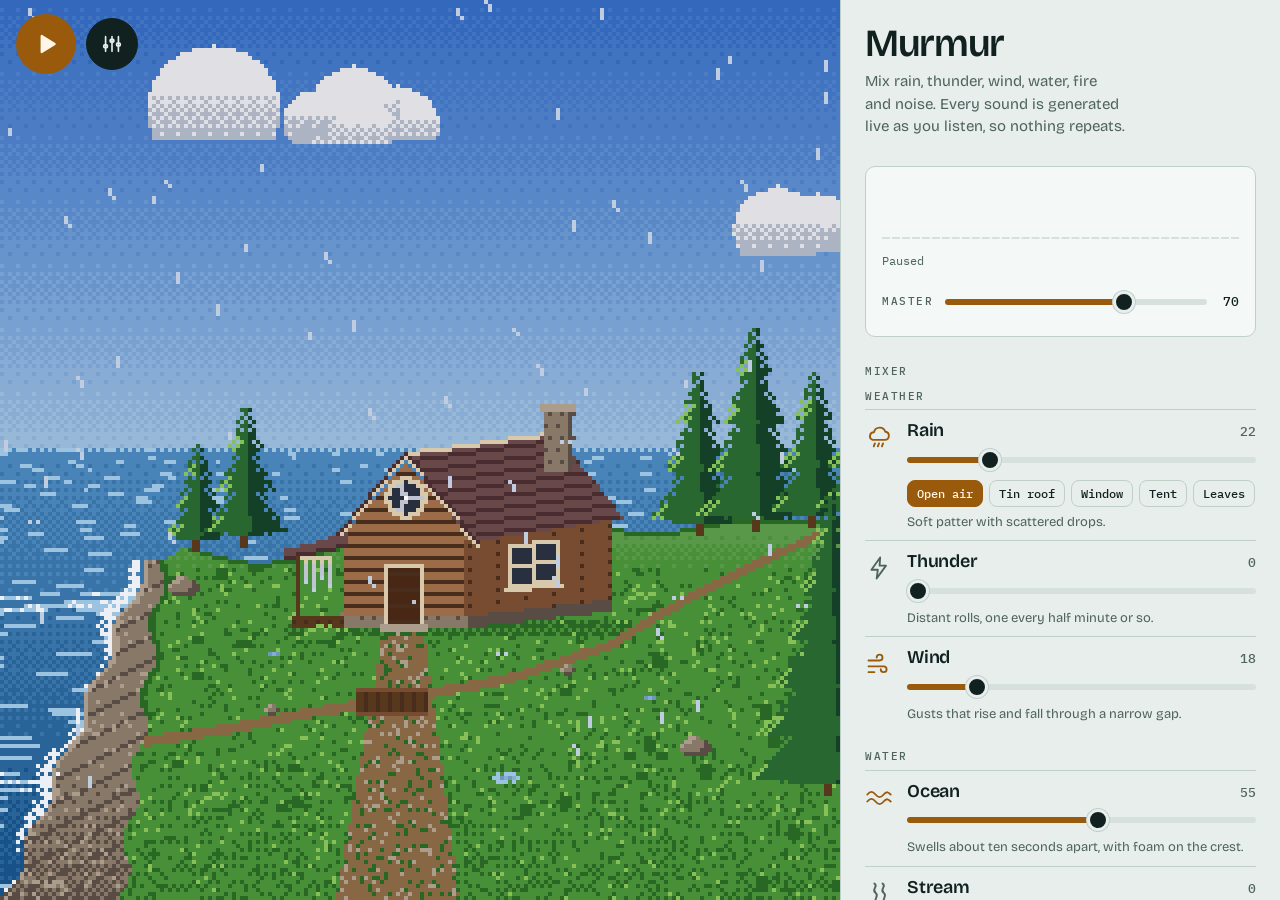
<file: index.html>
<!doctype html>
<html lang="en">
<head>
<meta charset="utf-8">
<meta name="viewport" content="width=device-width,initial-scale=1,viewport-fit=cover">
<meta name="theme-color" content="#0c1312">
<meta name="description" content="Murmur: a soundscape mixer that synthesizes rain, wind, ocean, fire and more in your browser.">
<title>Murmur</title>
<link rel="preconnect" href="https://fonts.googleapis.com">
<link rel="preconnect" href="https://fonts.gstatic.com" crossorigin>
<link href="https://fonts.googleapis.com/css2?family=Bricolage+Grotesque:opsz,wght@12..96,400..700&family=IBM+Plex+Mono:wght@400;500&display=swap" rel="stylesheet">
<link rel="stylesheet" href="styles.css">
</head>
<body>

<canvas id="scene" aria-hidden="true"></canvas>
<div class="hud">
  <button class="play" id="play" type="button" aria-label="Play">
    <svg id="icon-play" viewBox="0 0 24 24" aria-hidden="true"><path d="M7 4.5v15a1 1 0 0 0 1.5.86l12-7.5a1 1 0 0 0 0-1.72l-12-7.5A1 1 0 0 0 7 4.5z"/></svg>
    <svg id="icon-pause" viewBox="0 0 24 24" aria-hidden="true" hidden><rect x="5.5" y="4" width="4.5" height="16" rx="1"/><rect x="14" y="4" width="4.5" height="16" rx="1"/></svg>
  </button>
  <button class="toggle" id="panel-toggle" type="button" aria-controls="panel" aria-expanded="false" aria-label="Show mixer">
    <svg viewBox="0 0 24 24" aria-hidden="true"><path d="M5 4v16M12 4v16M19 4v16"/><rect x="3" y="13" width="4" height="3" rx="1"/><rect x="10" y="7" width="4" height="3" rx="1"/><rect x="17" y="11" width="4" height="3" rx="1"/></svg>
  </button>
</div>

<aside class="panel app" id="panel" aria-label="Mixer and settings" inert>
  <header>
    <h1>Murmur</h1>
    <p class="tagline">Mix rain, thunder, wind, water, fire and noise. Every sound is generated live as you listen, so nothing repeats.</p>
  </header>

  <div class="cols">
    <div class="col">
      <section class="transport" aria-label="Playback">
        <div class="t-row">
          <canvas id="scope" aria-hidden="true"></canvas>
        </div>
        <div class="status" aria-live="polite"><span id="status">Paused</span><span id="status-timer"></span></div>
        <div class="vol">
          <label class="label" for="vol">Master</label>
          <input type="range" id="vol" min="0" max="100" step="1" value="70">
          <span class="val" id="vol-val">70</span>
        </div>
      </section>

      <section class="sec" aria-labelledby="h-mixer">
        <h2 class="label" id="h-mixer">Mixer</h2>
        <div class="mixer" id="mixer"></div>
        <div class="mix-tools">
          <button class="switch" id="drift" type="button" role="switch" aria-checked="false"><span class="track"></span><span>Drift</span></button>
          <p>Levels wander slowly around your settings, so the mix never sits still.</p>
        </div>
      </section>
    </div>

    <div class="col">
      <section class="sec" aria-labelledby="h-presets">
        <h2 class="label" id="h-presets">Presets</h2>
        <div class="group">
          <p class="label group-title">Starting points</p>
          <div id="builtin"></div>
        </div>
        <div class="group">
          <p class="label group-title">Your mixes</p>
          <div id="saved"></div>
        </div>
        <form class="save" id="save-form">
          <label class="label" for="save-name" style="flex-basis:100%">Save the current mix</label>
          <input type="text" id="save-name" maxlength="40" placeholder="Name it, for example Rainy study" autocomplete="off">
          <button class="btn primary" type="submit">Save</button>
        </form>
        <p class="note" id="save-note" role="status"></p>
      </section>

      <section class="sec" aria-labelledby="h-timer">
        <h2 class="label" id="h-timer">Sleep timer</h2>
        <div class="seg" id="timer-seg" role="group" aria-label="Sleep timer length">
          <button class="chip" type="button" data-min="0" aria-pressed="true">Off</button>
          <button class="chip" type="button" data-min="15" aria-pressed="false">15 min</button>
          <button class="chip" type="button" data-min="30" aria-pressed="false">30 min</button>
          <button class="chip" type="button" data-min="45" aria-pressed="false">45 min</button>
          <button class="chip" type="button" data-min="60" aria-pressed="false">60 min</button>
          <button class="chip" type="button" data-min="90" aria-pressed="false">90 min</button>
        </div>
        <p class="timer-line" id="timer-line">Timer off.</p>
      </section>
    </div>
  </div>

  <p class="foot">Sounds are synthesized on this device with the Web Audio API, so there are no audio files and no loop points. Some phones pause web audio when the screen locks, so test your sleep mix once before relying on it.</p>
</aside>

<script src="data.js"></script>
<script src="audio.js"></script>
<script src="scene-art.js"></script>
<script src="scene.js"></script>
<script src="ui.js"></script>
</body>
</html>
</file>
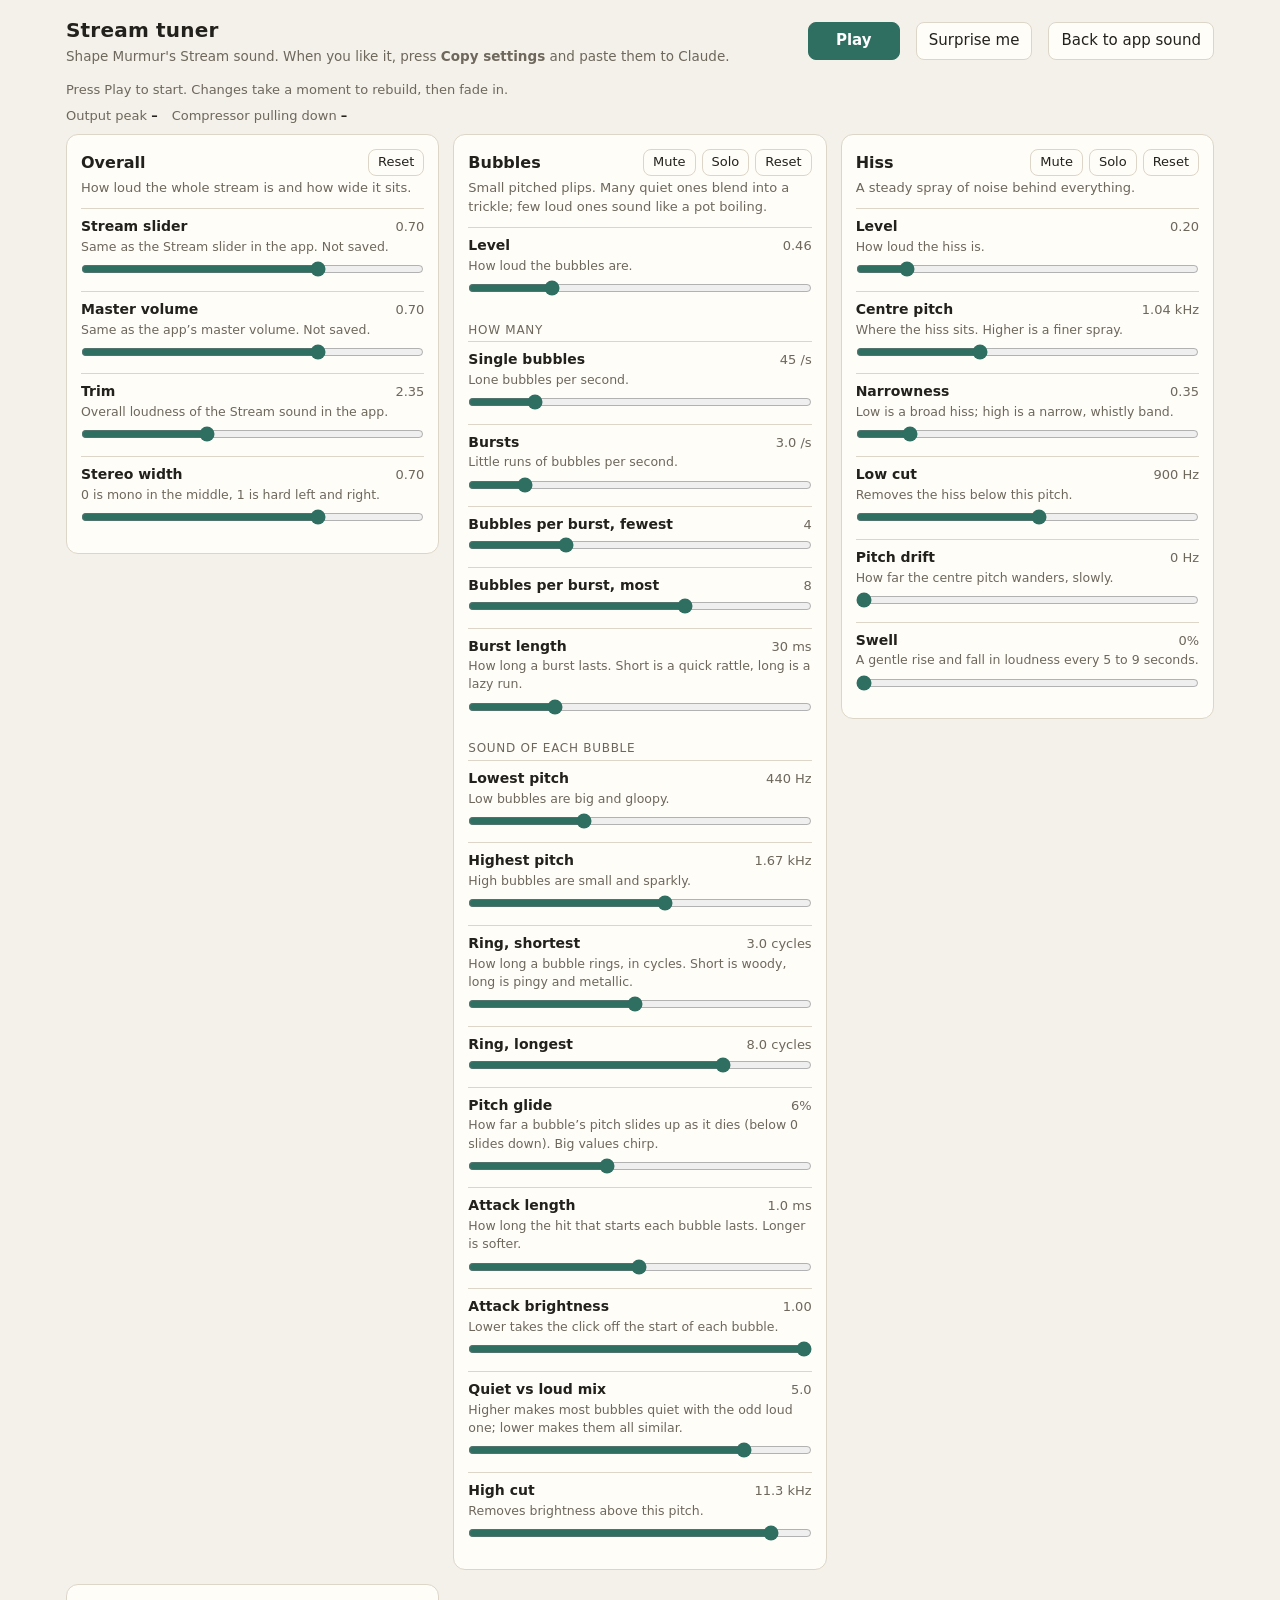
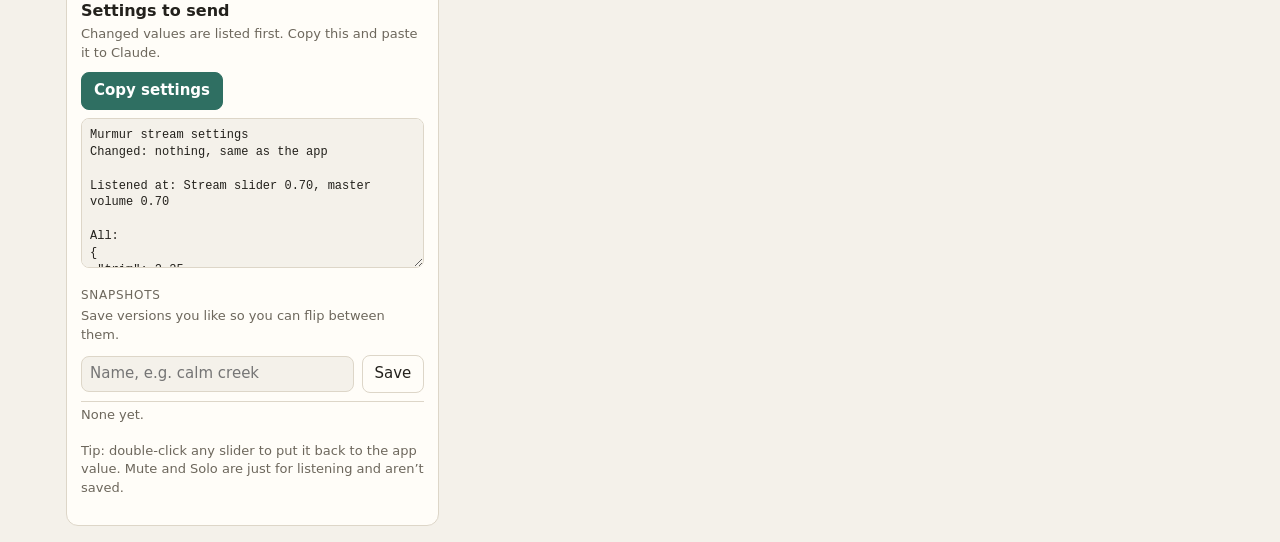
<file: stream-tuner.html>
<!doctype html>
<html lang="en">
<head>
<meta charset="utf-8">
<meta name="viewport" content="width=device-width, initial-scale=1">
<title>Stream Tuner</title>
<style>
  :root {
    --bg: #f4f1ea; --card: #fffdf8; --ink: #23211c; --muted: #6d675c; --line: #ddd6c8;
    --accent: #2f6f62; --accent-ink: #ffffff; --warn: #a2562a; --track: #e3ddd0;
  }
  @media (prefers-color-scheme: dark) {
    :root:not([data-theme="light"]) {
      --bg: #15171a; --card: #1e2125; --ink: #ebe7df; --muted: #9a958b; --line: #30343a;
      --accent: #6cc3ad; --accent-ink: #0d1412; --warn: #e39a6b; --track: #2c3036;
    }
  }
  :root[data-theme="dark"] {
    --bg: #15171a; --card: #1e2125; --ink: #ebe7df; --muted: #9a958b; --line: #30343a;
    --accent: #6cc3ad; --accent-ink: #0d1412; --warn: #e39a6b; --track: #2c3036;
  }
  * { box-sizing: border-box; }
  body { margin: 0; background: var(--bg); color: var(--ink); font: 15px/1.45 system-ui, -apple-system, "Segoe UI", sans-serif; }
  .wrap { max-width: 1180px; margin: 0 auto; padding: 16px; }
  header { display: flex; flex-wrap: wrap; align-items: center; gap: 12px 16px; margin-bottom: 14px; }
  h1 { font-size: 20px; margin: 0; letter-spacing: 0.01em; }
  .sub { color: var(--muted); margin: 2px 0 0; font-size: 13.5px; }
  .grow { flex: 1 1 240px; }
  button { font: inherit; border: 1px solid var(--line); background: var(--card); color: var(--ink); border-radius: 8px; padding: 7px 12px; cursor: pointer; }
  button:hover { border-color: var(--accent); }
  button.primary { background: var(--accent); color: var(--accent-ink); border-color: var(--accent); font-weight: 600; min-width: 92px; }
  button.small { padding: 3px 9px; font-size: 13px; }
  button.on { background: var(--accent); color: var(--accent-ink); border-color: var(--accent); }
  .status { font-size: 13px; color: var(--muted); min-height: 1.4em; }
  .status.busy { color: var(--warn); }
  .grid { display: grid; grid-template-columns: repeat(auto-fit, minmax(320px, 1fr)); gap: 14px; align-items: start; }
  section.card { background: var(--card); border: 1px solid var(--line); border-radius: 12px; padding: 14px; }
  .card h2 { font-size: 16px; margin: 0; }
  .card .what { color: var(--muted); font-size: 13px; margin: 3px 0 10px; }
  .card-head { display: flex; align-items: center; gap: 6px; flex-wrap: wrap; }
  .card-head h2 { flex: 1; }
  .ctl { padding: 7px 0; border-top: 1px solid var(--line); }
  .ctl:first-of-type { border-top: 0; }
  .ctl-top { display: flex; justify-content: space-between; gap: 8px; align-items: baseline; }
  .ctl label { font-weight: 600; font-size: 14px; }
  .val { font-variant-numeric: tabular-nums; font-size: 13px; color: var(--muted); white-space: nowrap; }
  .val.changed { color: var(--accent); font-weight: 600; }
  .hint { color: var(--muted); font-size: 12.5px; margin: 1px 0 3px; }
  input[type=range] { width: 100%; accent-color: var(--accent); margin: 2px 0 0; }
  .sub-h { font-size: 12px; text-transform: uppercase; letter-spacing: 0.06em; color: var(--muted); margin: 12px 0 2px; }
  textarea { width: 100%; min-height: 150px; font: 12px/1.4 ui-monospace, SFMono-Regular, Menlo, monospace; background: var(--bg); color: var(--ink); border: 1px solid var(--line); border-radius: 8px; padding: 8px; resize: vertical; }
  .row { display: flex; gap: 8px; flex-wrap: wrap; align-items: center; margin: 8px 0; }
  .row input[type=text] { flex: 1 1 140px; font: inherit; padding: 6px 8px; border-radius: 8px; border: 1px solid var(--line); background: var(--bg); color: var(--ink); }
  .snaps { list-style: none; padding: 0; margin: 6px 0 0; }
  .snaps li { display: flex; gap: 6px; align-items: center; padding: 4px 0; border-top: 1px solid var(--line); }
  .snaps li span { flex: 1; overflow: hidden; text-overflow: ellipsis; white-space: nowrap; }
  .meter { display: flex; gap: 14px; flex-wrap: wrap; font-size: 13px; color: var(--muted); font-variant-numeric: tabular-nums; }
  .meter b { color: var(--ink); font-weight: 600; }
  .meter b.hot { color: var(--warn); }
  .note { font-size: 13px; color: var(--muted); }
</style>
</head>
<body>
<div class="wrap">
  <header>
    <div class="grow">
      <h1>Stream tuner</h1>
      <p class="sub">Shape Murmur's Stream sound. When you like it, press <b>Copy settings</b> and paste them to Claude.</p>
    </div>
    <button id="play" class="primary" type="button">Play</button>
    <button id="surprise" type="button" title="Nudge every control a little at random">Surprise me</button>
    <button id="resetAll" type="button">Back to app sound</button>
  </header>
  <div class="row">
    <div class="status" id="status">Press Play to start. Changes take a moment to rebuild, then fade in.</div>
  </div>
  <div class="row meter" id="meter" aria-live="off">
    <span>Output peak <b id="mPeak">–</b></span>
    <span>Compressor pulling down <b id="mComp">–</b></span>
  </div>
  <div class="grid" id="grid"></div>
</div>

<script src="data.js"></script>
<script src="audio.js"></script>
<script>
'use strict';
/* Stream tuner: edits STREAM (data.js) and the stream trim live, and rebuilds
   BUILD.stream with a short crossfade on every change. */
const T_DEFAULTS = JSON.parse(JSON.stringify(STREAM));
const T_STREAM_DEF = LAYERS.find(l => l.id === 'stream');
T_DEFAULTS.trim = T_STREAM_DEF.trim;

/* Controls. path: where the value lives; buf: which buffer must be remade. */
const T_GROUPS = [
  { id: 'overall', title: 'Overall', what: 'How loud the whole stream is and how wide it sits.', controls: [
    { path: 'ui.slider', label: 'Stream slider', min: 0, max: 1, step: 0.01, def: 0.7, hint: 'Same as the Stream slider in the app. Not saved.', fmt: v => v.toFixed(2) },
    { path: 'ui.volume', label: 'Master volume', min: 0, max: 1, step: 0.01, def: 0.7, hint: 'Same as the app’s master volume. Not saved.', fmt: v => v.toFixed(2) },
    { path: 'trim', label: 'Trim', min: 0.3, max: 6, step: 0.05, hint: 'Overall loudness of the Stream sound in the app.', fmt: v => v.toFixed(2) },
    { path: 'width', label: 'Stereo width', min: 0, max: 1, step: 0.01, hint: '0 is mono in the middle, 1 is hard left and right.', fmt: v => v.toFixed(2) }
  ] },
  { id: 'bubbles', title: 'Bubbles', what: 'Small pitched plips. Many quiet ones blend into a trickle; few loud ones sound like a pot boiling.', controls: [
    { path: 'bubbles.level', label: 'Level', min: 0, max: 2, step: 0.01, hint: 'How loud the bubbles are.', fmt: v => v.toFixed(2) },
    { sub: 'How many' },
    { path: 'bubbles.rate', label: 'Single bubbles', min: 0, max: 250, step: 1, buf: 'bubbles', hint: 'Lone bubbles per second.', fmt: perSec },
    { path: 'bubbles.clusters', label: 'Bursts', min: 0, max: 20, step: 0.5, buf: 'bubbles', hint: 'Little runs of bubbles per second.', fmt: perSec },
    { path: 'bubbles.clusterMin', label: 'Bubbles per burst, fewest', min: 1, max: 12, step: 1, buf: 'bubbles', fmt: v => String(Math.round(v)) },
    { path: 'bubbles.clusterMax', label: 'Bubbles per burst, most', min: 1, max: 12, step: 1, buf: 'bubbles', fmt: v => String(Math.round(v)) },
    { path: 'bubbles.clusterSpread', label: 'Burst length', min: 0.01, max: 1, log: true, buf: 'bubbles', hint: 'How long a burst lasts. Short is a quick rattle, long is a lazy run.', fmt: v => Math.round(v * 1000) + ' ms' },
    { sub: 'Sound of each bubble' },
    { path: 'bubbles.low', label: 'Lowest pitch', min: 150, max: 4000, log: true, buf: 'bubbles', hint: 'Low bubbles are big and gloopy.', fmt: hz },
    { path: 'bubbles.high', label: 'Highest pitch', min: 200, max: 8000, log: true, buf: 'bubbles', hint: 'High bubbles are small and sparkly.', fmt: hz },
    { path: 'bubbles.ringMin', label: 'Ring, shortest', min: 0.5, max: 20, log: true, buf: 'bubbles', hint: 'How long a bubble rings, in cycles. Short is woody, long is pingy and metallic.', fmt: cycles },
    { path: 'bubbles.ringMax', label: 'Ring, longest', min: 0.5, max: 20, log: true, buf: 'bubbles', fmt: cycles },
    { path: 'bubbles.glide', label: 'Pitch glide', min: -0.3, max: 0.6, step: 0.01, buf: 'bubbles', hint: 'How far a bubble’s pitch slides up as it dies (below 0 slides down). Big values chirp.', fmt: pct },
    { path: 'bubbles.burst', label: 'Attack length', min: 0.1, max: 10, log: true, buf: 'bubbles', hint: 'How long the hit that starts each bubble lasts. Longer is softer.', fmt: v => v.toFixed(1) + ' ms' },
    { path: 'bubbles.soft', label: 'Attack brightness', min: 0.02, max: 1, log: true, buf: 'bubbles', hint: 'Lower takes the click off the start of each bubble.', fmt: v => v.toFixed(2) },
    { path: 'bubbles.skew', label: 'Quiet vs loud mix', min: 0.5, max: 6, step: 0.1, buf: 'bubbles', hint: 'Higher makes most bubbles quiet with the odd loud one; lower makes them all similar.', fmt: v => v.toFixed(1) },
    { path: 'bubbles.lp', label: 'High cut', min: 500, max: 16000, log: true, hint: 'Removes brightness above this pitch.', fmt: hz }
  ] },
  { id: 'hiss', title: 'Hiss', what: 'A steady spray of noise behind everything.', controls: [
    { path: 'hiss.level', label: 'Level', min: 0, max: 1.5, step: 0.01, hint: 'How loud the hiss is.', fmt: v => v.toFixed(2) },
    { path: 'hiss.freq', label: 'Centre pitch', min: 300, max: 10000, log: true, hint: 'Where the hiss sits. Higher is a finer spray.', fmt: hz },
    { path: 'hiss.q', label: 'Narrowness', min: 0.2, max: 10, log: true, hint: 'Low is a broad hiss; high is a narrow, whistly band.', fmt: v => v.toFixed(2) },
    { path: 'hiss.hp', label: 'Low cut', min: 100, max: 6000, log: true, hint: 'Removes the hiss below this pitch.', fmt: hz },
    { path: 'hiss.drift', label: 'Pitch drift', min: 0, max: 3000, step: 10, hint: 'How far the centre pitch wanders, slowly.', fmt: hz },
    { path: 'hiss.swell', label: 'Swell', min: 0, max: 0.9, step: 0.01, hint: 'A gentle rise and fall in loudness every 5 to 9 seconds.', fmt: pct }
  ] }
];

function hz(v) { return v >= 1000 ? (v / 1000).toFixed(v >= 10000 ? 1 : 2) + ' kHz' : Math.round(v) + ' Hz'; }
function pct(v) { return Math.round(v * 100) + '%'; }
function perSec(v) { return (v < 10 ? v.toFixed(1) : Math.round(v)) + ' /s'; }
function cycles(v) { return v.toFixed(1) + ' cycles'; }

/* ---------- settings model ---------- */
const tCur = JSON.parse(JSON.stringify(T_DEFAULTS));
const tUi = { slider: 0.7, volume: 0.7 };
const tMute = { bubbles: false, hiss: false };
let tSolo = null;

function tGet(path) {
  const [a, b] = path.split('.');
  if (a === 'ui') return tUi[b];
  return b ? tCur[a][b] : tCur[a];
}
function tSet(path, v) {
  const [a, b] = path.split('.');
  if (a === 'ui') tUi[b] = v; else if (b) tCur[a][b] = v; else tCur[a] = v;
}
function defOf(path) {
  const [a, b] = path.split('.');
  if (a === 'ui') return T_GROUPS[0].controls.find(c => c.path === path).def;
  return b ? T_DEFAULTS[a][b] : T_DEFAULTS[a];
}
const T_ALL = T_GROUPS.flatMap(g => g.controls.filter(c => c.path));

/* Copy tCur into the live STREAM table, fixing min/max order and mutes. */
function tPush() {
  const pair = (o, a, b) => { if (o[a] > o[b]) { const t = o[a]; o[a] = o[b]; o[b] = t; } };
  STREAM.width = tCur.width;
  for (const k of ['bubbles', 'hiss']) {
    Object.assign(STREAM[k], tCur[k]);
    const silent = tSolo ? tSolo !== k : tMute[k];
    if (silent) STREAM[k].level = 0;
  }
  pair(STREAM.bubbles, 'low', 'high');
  pair(STREAM.bubbles, 'ringMin', 'ringMax'); pair(STREAM.bubbles, 'clusterMin', 'clusterMax');
  STREAM.bubbles.clusterMin = Math.round(STREAM.bubbles.clusterMin);
  STREAM.bubbles.clusterMax = Math.round(STREAM.bubbles.clusterMax);
}

/* ---------- audio ---------- */
let tLive = null, tTimer = 0, tStarted = false, tOn = false;
const tBufKey = { bubbles: '' };
const keyFor = (grp) => JSON.stringify(T_ALL.filter(c => c.buf === grp).map(c => STREAM[c.path.split('.')[0]][c.path.split('.')[1]]));

function tLayerGain() { return Math.pow(tUi.slider, 2.2) * tCur.trim; }

function tStart() {
  if (!ensureCtx()) { status('This browser has no Web Audio.', true); return false; }
  nodes.play.gain.setTargetAtTime(1, ctx.currentTime, 0.1);
  nodes.vol.gain.setTargetAtTime(volGain(tUi.volume), ctx.currentTime, 0.1);
  tStarted = true;
  return true;
}

function tRebuild() {
  if (!tStarted) return;
  tPush();
  const nu = keyFor('bubbles');
  const remake = [];
  if (nu !== tBufKey.bubbles) { bufs.bubbles = null; remake.push('bubbles'); }
  status(remake.length ? 'Rebuilding bubbles…' : 'Updating…', true);
  // let the status paint before the (blocking) buffer generation
  setTimeout(() => {
    const t0 = performance.now();
    const L = { gain: ctx.createGain(), onKill: [], parts: [] };
    L.gain.gain.value = 0;
    L.gain.connect(nodes.vol);
    BUILD.stream(L, L.parts);
    tBufKey.bubbles = nu;
    const now = ctx.currentTime;
    L.gain.gain.setTargetAtTime(tOn ? tLayerGain() : 0, now, 0.12);
    const old = tLive;
    tLive = L;
    if (old) {
      old.gain.gain.cancelScheduledValues(now);
      old.gain.gain.setTargetAtTime(0, now, 0.12);
      setTimeout(() => tKill(old), 1200);
    }
    const ms = Math.round(performance.now() - t0);
    status(tOn ? 'Playing.' + (remake.length ? ' Rebuilt in ' + ms + ' ms.' : '') : 'Paused.', false);
  }, 30);
}

function tKill(L) {
  L.onKill.forEach(fn => { try { fn(); } catch (e) {} });
  L.parts.forEach(p => { try { if (p.stop) p.stop(); } catch (e) {} try { p.disconnect(); } catch (e) {} });
  try { L.gain.disconnect(); } catch (e) {}
}

function tLevels() {
  if (!tStarted) return;
  const now = ctx.currentTime;
  nodes.vol.gain.setTargetAtTime(volGain(tUi.volume), now, 0.08);
  if (tLive) tLive.gain.gain.setTargetAtTime(tOn ? tLayerGain() : 0, now, 0.08);
}

function schedule(kind) {
  if (kind === 'level') { tLevels(); save(); renderOut(); return; }
  clearTimeout(tTimer);
  tTimer = setTimeout(tRebuild, 220);
  save(); renderOut();
}

$('#play').addEventListener('click', async () => {
  if (!tStarted && !tStart()) return;
  if (ctx.state !== 'running') { try { await ctx.resume(); } catch (e) {} }
  tOn = !tOn;
  $('#play').textContent = tOn ? 'Pause' : 'Play';
  if (tOn && !tLive) tRebuild(); else { tLevels(); status(tOn ? 'Playing.' : 'Paused.', false); }
});

/* ---------- meter ---------- */
const tBuf = new Float32Array(2048);
let tPeakHold = 0;
function meter() {
  if (tStarted && nodes && nodes.an) {
    nodes.an.getFloatTimeDomainData(tBuf);
    let pk = 0;
    for (let i = 0; i < tBuf.length; i++) pk = Math.max(pk, Math.abs(tBuf[i]));
    tPeakHold = Math.max(pk, tPeakHold * 0.93);
    const db = tPeakHold > 0 ? 20 * Math.log10(tPeakHold) : -Infinity;
    const r = nodes.comp.reduction;
    const red = typeof r === 'number' ? r : (r && r.value) || 0;
    const p = $('#mPeak'), c = $('#mComp');
    p.textContent = isFinite(db) ? db.toFixed(1) + ' dB' : '–';
    p.classList.toggle('hot', db > -1);
    c.textContent = Math.abs(red).toFixed(1) + ' dB';
    c.classList.toggle('hot', red < -3);
  }
  requestAnimationFrame(meter);
}
requestAnimationFrame(meter);

/* ---------- UI ---------- */
function status(t, busy) { const s = $('#status'); s.textContent = t; s.classList.toggle('busy', !!busy); }

const T_STEPS = 1000;
function toPos(c, v) { return c.log ? Math.round(Math.log(v / c.min) / Math.log(c.max / c.min) * T_STEPS) : v; }
function fromPos(c, p) {
  if (!c.log) return +p;
  const v = c.min * Math.pow(c.max / c.min, p / T_STEPS);
  return v >= 100 ? Math.round(v) : v >= 10 ? Math.round(v * 10) / 10 : Math.round(v * 100) / 100;
}
const T_INPUTS = {};

function buildUI() {
  const grid = $('#grid');
  T_GROUPS.forEach(g => {
    const sec = document.createElement('section');
    sec.className = 'card';
    const head = document.createElement('div');
    head.className = 'card-head';
    head.innerHTML = '<h2>' + g.title + '</h2>';
    if (g.id !== 'overall') {
      const mute = btn('Mute', () => { tMute[g.id] = !tMute[g.id]; mute.classList.toggle('on', tMute[g.id]); mute.setAttribute('aria-pressed', tMute[g.id]); schedule('build'); });
      const solo = btn('Solo', () => { tSolo = tSolo === g.id ? null : g.id; document.querySelectorAll('[data-solo]').forEach(b => { const on = b.dataset.solo === tSolo; b.classList.toggle('on', on); b.setAttribute('aria-pressed', on); }); schedule('build'); });
      solo.dataset.solo = g.id; mute.setAttribute('aria-pressed', 'false'); solo.setAttribute('aria-pressed', 'false');
      head.append(mute, solo);
    }
    head.append(btn('Reset', () => { g.controls.forEach(c => { if (c.path && !c.path.startsWith('ui.')) { tSet(c.path, defOf(c.path)); sync(c); } }); schedule('build'); }));
    sec.append(head);
    const what = document.createElement('p'); what.className = 'what'; what.textContent = g.what; sec.append(what);
    g.controls.forEach(c => {
      if (c.sub) { const h = document.createElement('div'); h.className = 'sub-h'; h.textContent = c.sub; sec.append(h); return; }
      const id = 'c-' + c.path.replace('.', '-');
      const box = document.createElement('div'); box.className = 'ctl';
      box.innerHTML = '<div class="ctl-top"><label for="' + id + '"></label><span class="val"></span></div>' + (c.hint ? '<div class="hint"></div>' : '') + '<input type="range" id="' + id + '">';
      box.querySelector('label').textContent = c.label;
      if (c.hint) box.querySelector('.hint').textContent = c.hint;
      const inp = box.querySelector('input');
      if (c.log) { inp.min = 0; inp.max = T_STEPS; inp.step = 1; } else { inp.min = c.min; inp.max = c.max; inp.step = c.step; }
      inp.addEventListener('input', () => {
        tSet(c.path, fromPos(c, inp.value)); sync(c, true);
        schedule(c.path.startsWith('ui.') || c.path === 'trim' ? 'level' : 'build');
      });
      inp.addEventListener('dblclick', () => { tSet(c.path, defOf(c.path)); sync(c); schedule(c.path.startsWith('ui.') || c.path === 'trim' ? 'level' : 'build'); });
      T_INPUTS[c.path] = { c, inp, val: box.querySelector('.val') };
      sec.append(box);
      sync(c);
    });
    grid.append(sec);
  });
  grid.append(outCard());
}

function btn(label, fn) { const b = document.createElement('button'); b.type = 'button'; b.className = 'small'; b.textContent = label; b.addEventListener('click', fn); return b; }

function sync(c, fromInput) {
  const r = T_INPUTS[c.path]; if (!r) return;
  const v = tGet(c.path);
  if (!fromInput) r.inp.value = toPos(c, v);
  r.val.textContent = c.fmt(v);
  const changed = !c.path.startsWith('ui.') && Math.abs(v - defOf(c.path)) > 1e-9;
  r.val.classList.toggle('changed', changed);
  r.val.title = changed ? 'App value: ' + c.fmt(defOf(c.path)) + ' (double-click the slider to go back)' : 'Same as the app';
}

function outCard() {
  const sec = document.createElement('section');
  sec.className = 'card';
  sec.innerHTML = '<div class="card-head"><h2>Settings to send</h2></div>' +
    '<p class="what">Changed values are listed first. Copy this and paste it to Claude.</p>' +
    '<div class="row"><button type="button" class="primary" id="copy">Copy settings</button><span class="note" id="copied"></span></div>' +
    '<textarea id="out-text" readonly aria-label="Current stream settings"></textarea>' +
    '<div class="sub-h">Snapshots</div>' +
    '<p class="what">Save versions you like so you can flip between them.</p>' +
    '<div class="row"><input type="text" id="snapName" placeholder="Name, e.g. calm creek" maxlength="40"><button type="button" id="snapSave">Save</button></div>' +
    '<ul class="snaps" id="snaps"></ul>' +
    '<p class="note">Tip: double-click any slider to put it back to the app value. Mute and Solo are just for listening and aren’t saved.</p>';
  setTimeout(() => {
    $('#copy').addEventListener('click', async () => {
      const ta = $('#out-text');
      let ok = false;
      try { await navigator.clipboard.writeText(ta.value); ok = true; } catch (e) {
        ta.focus(); ta.select(); try { ok = document.execCommand('copy'); } catch (e2) {}
      }
      $('#copied').textContent = ok ? 'Copied.' : 'Select the text and copy it.';
      setTimeout(() => { $('#copied').textContent = ''; }, 2500);
    });
    $('#snapSave').addEventListener('click', () => {
      const name = $('#snapName').value.trim() || 'Snapshot ' + (tSnaps.length + 1);
      tSnaps.unshift({ name, s: JSON.parse(JSON.stringify(tCur)) });
      tSnaps = tSnaps.slice(0, 30);
      $('#snapName').value = '';
      saveSnaps(); renderSnaps();
    });
    renderOut(); renderSnaps();
  });
  return sec;
}

function renderOut() {
  const ta = $('#out-text'); if (!ta) return;
  const lines = [];
  T_ALL.forEach(c => {
    if (c.path.startsWith('ui.')) return;
    const v = tGet(c.path), d = defOf(c.path);
    if (Math.abs(v - d) > 1e-9) lines.push('  ' + c.path + ': ' + round(v) + '   (was ' + round(d) + ')');
  });
  const full = { trim: round(tCur.trim), width: round(tCur.width) };
  for (const k of ['bubbles', 'hiss']) { full[k] = {}; for (const p in tCur[k]) full[k][p] = round(tCur[k][p]); }
  ta.value = 'Murmur stream settings\n' +
    (lines.length ? 'Changed:\n' + lines.join('\n') : 'Changed: nothing, same as the app') +
    '\n\nListened at: Stream slider ' + tUi.slider.toFixed(2) + ', master volume ' + tUi.volume.toFixed(2) +
    '\n\nAll:\n' + JSON.stringify(full, null, 1);
}
function round(v) { return Math.round(v * 1000) / 1000; }

/* ---------- storage ---------- */
const T_KEY = 'murmur.streamTuner.v1';
let tSnaps = [];
function save() { try { localStorage.setItem(T_KEY, JSON.stringify({ cur: tCur, ui: tUi })); } catch (e) {} }
function saveSnaps() { try { localStorage.setItem(T_KEY + '.snaps', JSON.stringify(tSnaps)); } catch (e) {} }
function load() {
  try {
    const o = JSON.parse(localStorage.getItem(T_KEY) || 'null');
    if (o && o.cur) mergeInto(tCur, o.cur);
    if (o && o.ui) Object.assign(tUi, o.ui);
  } catch (e) {}
  try { tSnaps = JSON.parse(localStorage.getItem(T_KEY + '.snaps') || '[]') || []; } catch (e) { tSnaps = []; }
}
function mergeInto(dst, src) {
  for (const k in dst) {
    if (!(k in src)) continue;
    if (typeof dst[k] === 'object') mergeInto(dst[k], src[k]);
    else if (typeof src[k] === 'number' && isFinite(src[k])) dst[k] = src[k];
  }
}
function renderSnaps() {
  const ul = $('#snaps'); if (!ul) return;
  ul.innerHTML = '';
  if (!tSnaps.length) { const li = document.createElement('li'); li.innerHTML = '<span class="note">None yet.</span>'; ul.append(li); return; }
  tSnaps.forEach((sn, i) => {
    const li = document.createElement('li');
    const sp = document.createElement('span'); sp.textContent = sn.name; li.append(sp);
    li.append(btn('Load', () => { mergeInto(tCur, sn.s); T_ALL.forEach(c => sync(c)); schedule('build'); tLevels(); status('Loaded “' + sn.name + '”.', false); }));
    li.append(btn('Remove', () => { tSnaps.splice(i, 1); saveSnaps(); renderSnaps(); }));
    ul.append(li);
  });
}

/* ---------- surprise / reset ---------- */
$('#surprise').addEventListener('click', () => {
  T_ALL.forEach(c => {
    if (c.path.startsWith('ui.') || c.path === 'trim') return;
    const span = c.log ? T_STEPS : (c.max - c.min);
    let p = toPos(c, tGet(c.path)) + (Math.random() * 2 - 1) * span * 0.08;
    p = c.log ? Math.max(0, Math.min(T_STEPS, p)) : Math.max(c.min, Math.min(c.max, p));
    let v = fromPos(c, p);
    if (!c.log && c.step) v = Math.round(v / c.step) * c.step;
    tSet(c.path, round(v)); sync(c);
  });
  schedule('build');
});
$('#resetAll').addEventListener('click', () => {
  mergeInto(tCur, T_DEFAULTS);
  T_ALL.forEach(c => sync(c));
  schedule('build'); tLevels();
});

load();
buildUI();
</script>
</body>
</html>
</file>
<file: styles.css>
/* page reset (the artifact host supplied this; standalone hosting needs it) */
:root{padding-top:env(safe-area-inset-top,0px);padding-bottom:env(safe-area-inset-bottom,0px)}
body{margin:0}
img{max-width:100%}
[hidden]{display:none!important}

/* Layout: the pixel scene fills the window behind everything. Play and the panel toggle float top left. The controls live in a panel that slides up from the bottom on phones and in from the right from 720px. Dark first because it is used in bed; amber accent because it is a low-blue lamp colour. */
:root{
  --bg:#0c1312;
  --surface:#131c1b;
  --raise:#1f2d2b;
  --line:#263634;
  --fg:#e5ebe8;
  --muted:#8b9d98;
  --accent:#e9a95a;
  --accent-ink:#1a1206;
  --danger:#e8806e;
  --f-display:"Bricolage Grotesque","Avenir Next","Segoe UI",system-ui,sans-serif;
  --f-body:"Bricolage Grotesque","Avenir Next","Segoe UI",system-ui,sans-serif;
  --f-mono:"IBM Plex Mono",ui-monospace,"SF Mono",Menlo,Consolas,monospace;
  color-scheme:dark;
}
@media (prefers-color-scheme: light){
  :root:not([data-theme="dark"]){
    --bg:#e7eeec;
    --surface:#f4f8f7;
    --raise:#d6e1de;
    --line:#c1cfcb;
    --fg:#10211f;
    --muted:#4e625e;
    --accent:#9a5a0c;
    --accent-ink:#fff6e8;
    --danger:#a93a28;
    color-scheme:light;
  }
}
:root[data-theme="light"]{
  --bg:#e7eeec;
  --surface:#f4f8f7;
  --raise:#d6e1de;
  --line:#c1cfcb;
  --fg:#10211f;
  --muted:#4e625e;
  --accent:#9a5a0c;
  --accent-ink:#fff6e8;
  --danger:#a93a28;
  color-scheme:light;
}
*{box-sizing:border-box}
body{
  background:var(--bg);
  color:var(--fg);
  font-family:var(--f-body);
  font-size:15px;
  line-height:1.5;
  height:100vh;
  overflow:hidden;
}

/* scene and floating controls */
#scene{position:fixed;left:0;top:0;display:block;image-rendering:crisp-edges;image-rendering:pixelated;transition:transform .32s cubic-bezier(.2,.7,.2,1)}
.hud{position:fixed;z-index:3;top:calc(14px + env(safe-area-inset-top,0px));left:16px;display:flex;gap:10px;align-items:center}
.toggle{
  width:52px;height:52px;flex:none;border-radius:50%;
  background:var(--surface);color:var(--fg);border:1px solid var(--line);
  display:grid;place-items:center;cursor:pointer;
}
.toggle svg{width:22px;height:22px;fill:none;stroke:currentColor;stroke-width:1.8;stroke-linecap:round}
.toggle[aria-expanded="true"]{background:var(--fg);color:var(--bg);border-color:var(--fg)}

/* panel: bottom sheet on phones, right-hand drawer from 720px */
.panel{
  position:fixed;z-index:2;left:0;right:0;bottom:0;max-height:62vh;
  overflow-y:auto;overscroll-behavior:contain;
  background:var(--bg);border-top:1px solid var(--line);border-radius:16px 16px 0 0;
  padding:22px 16px calc(40px + env(safe-area-inset-bottom,0px));
  transform:translateY(100%);
  transition:transform .32s cubic-bezier(.2,.7,.2,1),visibility 0s .32s;
  visibility:hidden;
}
.panel.open{transform:none;visibility:visible;transition:transform .32s cubic-bezier(.2,.7,.2,1)}
@media (min-width:720px){
  .panel{left:auto;top:0;width:min(440px,100vw);max-height:none;border-top:0;border-left:1px solid var(--line);border-radius:0;padding:24px 24px 48px;transform:translateX(100%)}
}
.app{display:grid;gap:28px;align-content:start}
header{display:grid;gap:8px}
h1{font:600 2.4rem/1 var(--f-display);letter-spacing:-.035em;margin:0}
.tagline{margin:0;color:var(--muted);max-width:46ch;text-wrap:balance}
h2.label,.label{
  font:500 11px/1.2 var(--f-mono);
  letter-spacing:.14em;
  text-transform:uppercase;
  color:var(--muted);
  margin:0;
}
.cols{display:grid;gap:32px;grid-template-columns:minmax(0,1fr)}
.col{display:grid;gap:28px;min-width:0;align-content:start}
.sec{display:grid;gap:12px;min-width:0}

/* transport */
.transport{background:var(--surface);border:1px solid var(--line);border-radius:10px;padding:16px;display:grid;gap:14px}
.t-row{display:flex;align-items:center;gap:16px}
.play{
  width:60px;height:60px;flex:none;border-radius:50%;border:0;
  background:var(--accent);color:var(--accent-ink);
  display:grid;place-items:center;cursor:pointer;
}
.play svg{width:26px;height:26px;fill:currentColor}
.play:focus-visible,.toggle:focus-visible,.chip:focus-visible,.btn:focus-visible,.load:focus-visible,.del:focus-visible,.switch:focus-visible,input[type=text]:focus-visible{
  outline:2px solid var(--accent);outline-offset:3px;
}
#scope{flex:1;min-width:0;width:100%;height:56px;display:block}
.status{display:flex;justify-content:space-between;gap:12px;flex-wrap:wrap;font:400 12px/1.4 var(--f-mono);color:var(--muted)}
.vol{display:grid;grid-template-columns:auto minmax(0,1fr) auto;align-items:center;gap:12px}
.vol .val{font:500 13px var(--f-mono);font-variant-numeric:tabular-nums;min-width:2.5ch;text-align:right}

/* sliders */
input[type=range]{
  -webkit-appearance:none;appearance:none;
  width:100%;height:36px;margin:0;background:transparent;cursor:pointer;
  --p:0%;
}
input[type=range]::-webkit-slider-runnable-track{
  height:6px;border-radius:3px;
  background:linear-gradient(to right,var(--accent) var(--p),var(--raise) var(--p));
}
input[type=range]::-webkit-slider-thumb{
  -webkit-appearance:none;box-sizing:border-box;
  width:22px;height:22px;margin-top:-8px;border-radius:50%;
  background:var(--fg);border:3px solid var(--bg);box-shadow:0 0 0 1px var(--line);
}
input[type=range]::-moz-range-track{height:6px;border-radius:3px;background:var(--raise)}
input[type=range]::-moz-range-progress{height:6px;border-radius:3px;background:var(--accent)}
input[type=range]::-moz-range-thumb{
  box-sizing:border-box;width:22px;height:22px;border-radius:50%;
  background:var(--fg);border:3px solid var(--bg);box-shadow:0 0 0 1px var(--line);
}
input[type=range]:focus-visible{outline:2px solid var(--accent);outline-offset:2px;border-radius:4px}

/* mixer */
.mixer{display:grid;gap:18px}
.grp{display:grid}
.grp-title{margin:0 0 6px}
.ch{display:flex;gap:14px;padding:10px 0 8px;border-top:1px solid var(--line)}
.ch-icon{flex:none;width:28px;padding-top:3px;color:var(--muted)}
.ch-icon svg{display:block;width:28px;height:28px;fill:none;stroke:currentColor;stroke-width:1.6;stroke-linecap:round;stroke-linejoin:round}
.ch.on .ch-icon{color:var(--accent)}
.ch-body{flex:1;min-width:0;display:grid}
.ch-head{display:flex;justify-content:space-between;align-items:baseline;gap:12px}
.ch-head label{font:600 18px/1.2 var(--f-display);letter-spacing:-.01em}
.ch-val{font:500 13px var(--f-mono);font-variant-numeric:tabular-nums;color:var(--muted)}
.ch-note{margin:0;font-size:13px;color:var(--muted);text-wrap:pretty}
.mix-tools{display:flex;justify-content:space-between;align-items:center;gap:16px;border-top:1px solid var(--line);padding-top:14px;flex-wrap:wrap}
.mix-tools p{margin:0;font-size:13px;color:var(--muted);flex:1;min-width:200px}
.switch{
  display:inline-flex;align-items:center;gap:10px;background:none;border:0;color:var(--fg);
  font:600 14px var(--f-body);cursor:pointer;padding:6px 0;
}
.switch .track{width:40px;height:22px;border-radius:11px;background:var(--raise);border:1px solid var(--line);position:relative;flex:none}
.switch .track::after{content:"";position:absolute;top:2px;left:2px;width:16px;height:16px;border-radius:50%;background:var(--muted)}
.switch[aria-checked="true"] .track{background:var(--accent);border-color:var(--accent)}
.switch[aria-checked="true"] .track::after{left:20px;background:var(--accent-ink)}

/* presets */
.group{display:grid}
.group-title{margin:6px 0 4px}
.pr{display:flex;align-items:stretch;gap:8px;border-top:1px solid var(--line)}
.pr .load{
  flex:1;min-width:0;text-align:left;background:none;border:0;color:inherit;
  padding:10px 0;cursor:pointer;font:inherit;display:grid;gap:2px;
}
.pr .name{font-weight:600;display:flex;gap:10px;align-items:baseline;flex-wrap:wrap}
.pr .sum{font:400 12px/1.4 var(--f-mono);color:var(--muted);overflow-wrap:anywhere}
.pr .cur{font:500 10px var(--f-mono);letter-spacing:.12em;text-transform:uppercase;color:var(--accent)}
.pr .del{
  align-self:center;background:none;border:1px solid transparent;color:var(--muted);
  font:400 12px var(--f-mono);padding:6px 8px;border-radius:6px;cursor:pointer;
}
.pr .del:hover{border-color:var(--line);color:var(--fg)}
.pr .del.armed{color:var(--danger);border-color:var(--danger)}
.empty{margin:0;padding:12px 0;border-top:1px solid var(--line);color:var(--muted);font-size:14px}
.save{display:flex;gap:8px;flex-wrap:wrap}
input[type=text]{
  flex:1;min-width:0;width:100%;max-width:100%;
  background:var(--surface);color:var(--fg);border:1px solid var(--line);border-radius:8px;
  padding:10px 12px;font:inherit;
}
input[type=text]::placeholder{color:var(--muted)}
.save input{flex:1 1 160px;width:auto}
.btn{
  background:transparent;color:var(--fg);border:1px solid var(--line);border-radius:8px;
  padding:10px 14px;font:600 14px var(--f-body);cursor:pointer;
}
.btn.primary{background:var(--fg);color:var(--bg);border-color:var(--fg)}
.note{margin:0;font:400 12px/1.5 var(--f-mono);color:var(--muted)}

/* timer and rain surface */
.seg{display:flex;flex-wrap:wrap;gap:6px}
.surf{margin:2px 0 6px}
.surf .chip{padding:5px 9px;font-size:12px}
.chip{
  background:transparent;color:var(--fg);border:1px solid var(--line);border-radius:8px;
  padding:8px 12px;font:500 13px var(--f-mono);cursor:pointer;
}
.chip[aria-pressed="true"]{background:var(--accent);border-color:var(--accent);color:var(--accent-ink)}
.timer-line{margin:0;font:400 12px/1.5 var(--f-mono);color:var(--muted);font-variant-numeric:tabular-nums}
.foot{margin:0;font:400 12px/1.6 var(--f-mono);color:var(--muted);max-width:70ch}
.err{color:var(--danger)}
@media (prefers-reduced-motion:reduce){*{transition:none!important;animation:none!important}}
</file>
